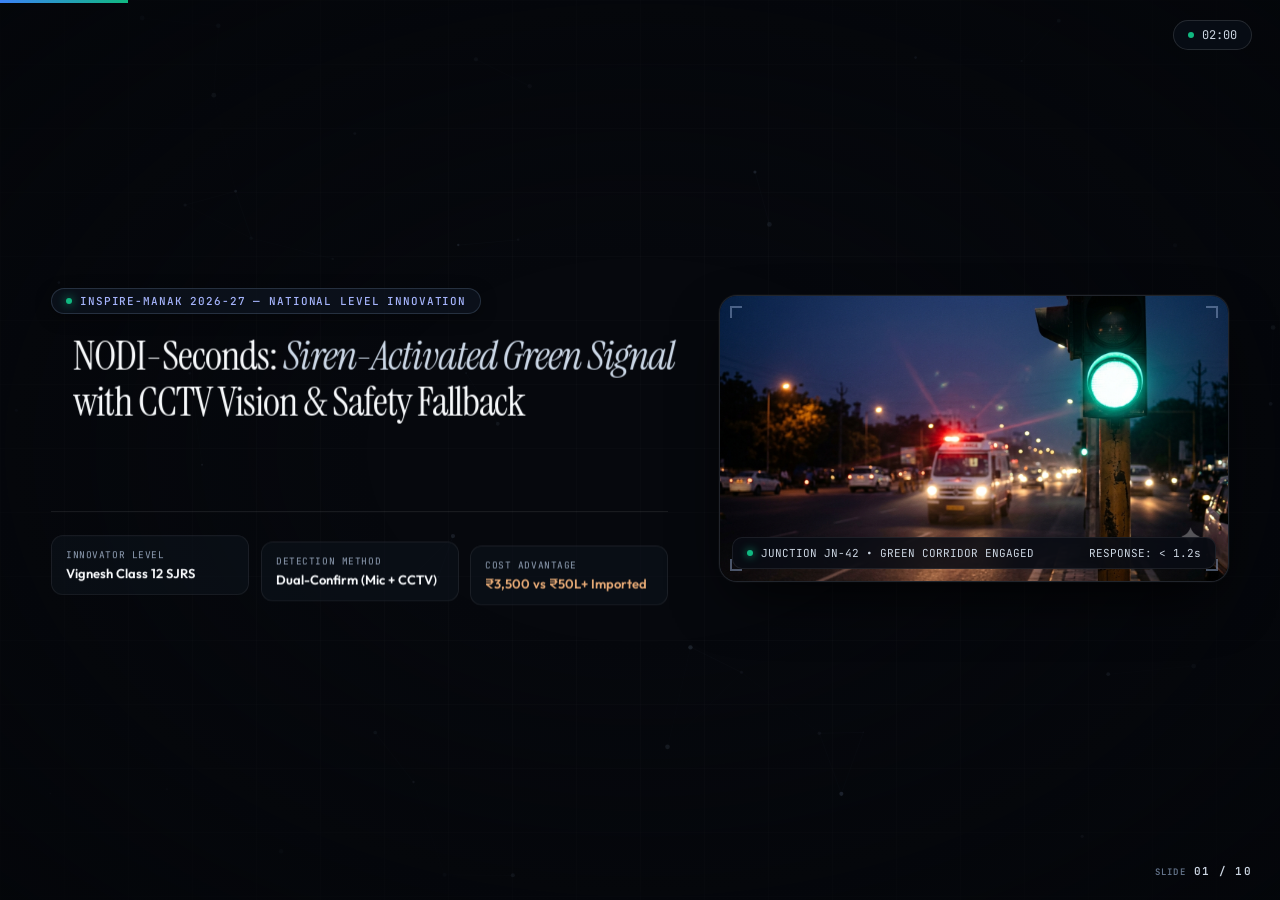
<file: Presentation/index.html>
<!DOCTYPE html>
<html lang="en">
<head>
  <meta charset="UTF-8">
  <meta name="viewport" content="width=device-width, initial-scale=1.0">
  <title>NODI-Seconds — Siren-Activated Green Signal | INSPIRE-MANAK</title>

  <!-- Google Fonts: Instrument Serif, Plus Jakarta Sans, JetBrains Mono -->
  <link rel="preconnect" href="https://fonts.googleapis.com">
  <link rel="preconnect" href="https://fonts.gstatic.com" crossorigin>
  <link href="https://fonts.googleapis.com/css2?family=Instrument+Serif:ital@0;1&family=JetBrains+Mono:wght@400;500;600&family=Plus+Jakarta+Sans:wght@300;400;500;600;700;800&display=swap" rel="stylesheet">

  <!-- Modular Stylesheets -->
  <link rel="stylesheet" href="css/design-tokens.css">
  <link rel="stylesheet" href="css/presentation.css">

  <!-- GSAP 3.12+ via CDN -->
  <script src="https://cdnjs.cloudflare.com/ajax/libs/gsap/3.12.5/gsap.min.js"></script>
</head>
<body>

  <!-- Ambient Neural Synapse Background Canvas -->
  <canvas id="neural-canvas"></canvas>

  <!-- Architectural Overlays -->
  <div class="grid-overlay"></div>
  <div class="vignette-overlay"></div>

  <!-- Progress Bar (Top) -->
  <div class="deck-progress-bar" id="progress"></div>

  <!-- 2-Minute Judge Pitch Timer (Top Right) -->
  <div class="pitch-timer" id="pitchTimer" title="Click to start / pause 2-minute pitch clock">
    <span class="status-dot" id="timerDot"></span>
    <span id="timerText">02:00</span>
  </div>

  <!-- ========================================================================
       SLIDES DECK
       ======================================================================== -->
  <div id="deck">

    <!-- SLIDE 1: Title Hero (Cinematic Parallax & Glass Stat Dock) -->
    <div class="slide active" data-slide="1">
      <div class="slide-content-wrap">
        <div class="hero-stage-grid">
          <div class="hero-text-zone">
            <div class="meta-badge">
              <span class="dot"></span>
              INSPIRE-MANAK 2026-27 &mdash; National Level Innovation
            </div>
            
            <h1 class="slide-title">
              NODI-Seconds: <em>Siren-Activated Green Signal</em><br>
              with CCTV Vision &amp; Safety Fallback
            </h1>
            
            <p class="slide-subtitle">
              A compact retrofit device that clears ambulances through traffic in seconds &mdash; not minutes. Dual-confirm detection, zero infrastructure change, under &#8377;3,500.
            </p>

            <div class="hero-stats-dock">
              <div class="hero-stat-card">
                <div class="stat-label">Innovator Level</div>
                <div class="stat-value">Vignesh Class 12 SJRS</div>
              </div>
              <div class="hero-stat-card">
                <div class="stat-label">Detection Method</div>
                <div class="stat-value">Dual-Confirm (Mic + CCTV)</div>
              </div>
              <div class="hero-stat-card">
                <div class="stat-label">Cost Advantage</div>
                <div class="stat-value gold">&#8377;3,500 vs &#8377;50L+ Imported</div>
              </div>
            </div>
          </div>

          <div class="hero-visual-zone">
            <div class="media-viewport-16-9">
              <div class="viewfinder-corner top-left"></div>
              <div class="viewfinder-corner top-right"></div>
              <div class="viewfinder-corner bottom-left"></div>
              <div class="viewfinder-corner bottom-right"></div>
              <img src="assets/slide-1-hero.png" alt="Ambulance approaching junction at dusk with green signal" />
              <div class="media-hud-chip">
                <div class="hud-left">
                  <span class="live-indicator"></span>
                  <span>JUNCTION JN-42 &bull; GREEN CORRIDOR ENGAGED</span>
                </div>
                <span>RESPONSE: &lt; 1.2s</span>
              </div>
            </div>
          </div>
        </div>
      </div>
    </div>

    <!-- SLIDE 2: The Critical Problem (Aerial Traffic Viewfinder) -->
    <div class="slide" data-slide="2">
      <div class="slide-content-wrap">
        <div class="meta-badge danger-badge">
          <span class="dot"></span>
          The Critical Problem
        </div>
        <h2 class="slide-title">
          Ambulances trapped in traffic <span class="hl-danger">waste the golden hour</span> at rigid, fixed-time signals.
        </h2>
        <p class="slide-subtitle">
          Every day, emergency vehicles lose 3&ndash;5 minutes at each junction &mdash; cumulative delays across hospital corridors turn survivable emergencies into fatal outcomes.
        </p>

        <div class="problem-stage-grid">
          <div class="problem-metrics-col">
            <div class="stat-callout-panel">
              <div class="num">80%</div>
              <div class="meta">
                <h4>Fixed-Time Signals Only</h4>
                <p>Indian junctions run on rigid, pre-timed cycles with zero emergency vehicle pre-emption capability.</p>
              </div>
            </div>

            <div class="stat-callout-panel">
              <div class="num">3&ndash;5 m</div>
              <div class="meta">
                <h4>Critical Delay Per Junction</h4>
                <p>Lost time compounds across arterial routes, destroying the vital golden hour for trauma and cardiac patients.</p>
              </div>
            </div>

            <div class="stat-callout-panel">
              <div class="num">240K+</div>
              <div class="meta">
                <h4>Annual Preventable Deaths</h4>
                <p>Over 2.4 lakh lives lost annually in India due to emergency transit delays on congested urban corridors.</p>
              </div>
            </div>
          </div>

          <div class="problem-visual-col">
            <div class="media-viewport-16-9">
              <div class="viewfinder-corner top-left"></div>
              <div class="viewfinder-corner top-right"></div>
              <div class="viewfinder-corner bottom-left"></div>
              <div class="viewfinder-corner bottom-right"></div>
              <img src="assets/slide-2-problem.png" alt="Aerial view of ambulance gridlocked in dense traffic" />
              <div class="media-hud-chip">
                <div class="hud-left">
                  <span class="live-indicator" style="background: #f43f5e; box-shadow: 0 0 8px #f43f5e;"></span>
                  <span>TARGET: AMBULANCE TRAPPED IN GRIDLOCK</span>
                </div>
                <span>30% PRIVATE AMBULANCES LACK GPS</span>
              </div>
            </div>
          </div>
        </div>
      </div>
    </div>

    <!-- SLIDE 3: Gap Analysis (Direct Visual Split: Dead GPS vs Clean Retrofit) -->
    <div class="slide" data-slide="3">
      <div class="slide-content-wrap">
        <div class="meta-badge">
          <span class="dot"></span>
          Gap Analysis &amp; Visual Evidence
        </div>
        <h2 class="slide-title">
          GPS systems need vehicle tracking. <span class="hl-gold">30% of ambulances have none.</span>
        </h2>
        <p class="slide-subtitle">
          Imported adaptive solutions require &#8377;50 Lakhs+ per junction. NODI-Seconds retrofits existing signal controllers in minutes.
        </p>

        <div class="split-stage-wrap">
          <div class="split-hero-frame">
            <div class="split-label-tag left-flawed">&#10005; LEGACY GPS DEPENDENCY (30% LACK GPS)</div>
            <div class="split-label-tag right-solution">&#10003; NODI-SECONDS RETROFIT (100% INCLUSIVE)</div>
            <img src="assets/slide-3-comparison.png" alt="Split photo: Left shows messy dashboard GPS with SIGNAL LOST, right shows clean NODI-Seconds box attached to traffic cabinet" />
          </div>

          <div class="comparison-dual-grid">
            <div class="comparison-card flawed">
              <div class="comp-header">
                <svg width="20" height="20" viewBox="0 0 24 24" fill="none" stroke="#f43f5e" stroke-width="2"><circle cx="12" cy="12" r="10"/><line x1="15" y1="9" x2="9" y2="15"/><line x1="9" y1="9" x2="15" y2="15"/></svg>
                <span class="comp-title">Legacy Systems (High Failure Rate)</span>
              </div>
              <ul class="comp-list">
                <li>
                  <svg width="15" height="15" viewBox="0 0 24 24" fill="none" stroke="#f43f5e" stroke-width="2"><circle cx="12" cy="12" r="10"/><line x1="8" y1="12" x2="16" y2="12"/></svg>
                  <span><strong>GPS-Based Priority:</strong> Fails completely for 30% of private ambulances lacking GPS hardware.</span>
                </li>
                <li>
                  <svg width="15" height="15" viewBox="0 0 24 24" fill="none" stroke="#f43f5e" stroke-width="2"><circle cx="12" cy="12" r="10"/><line x1="8" y1="12" x2="16" y2="12"/></svg>
                  <span><strong>Adaptive Signal Overhaul:</strong> Costs &#8377;50 Lakhs+ per junction &mdash; requires full controller replacement.</span>
                </li>
                <li>
                  <svg width="15" height="15" viewBox="0 0 24 24" fill="none" stroke="#f43f5e" stroke-width="2"><circle cx="12" cy="12" r="10"/><line x1="8" y1="12" x2="16" y2="12"/></svg>
                  <span><strong>Optical Sensors:</strong> Blindly trigger on police beacons, high beams, and festive LED lights.</span>
                </li>
              </ul>
            </div>

            <div class="comparison-card solution">
              <div class="comp-header">
                <svg width="20" height="20" viewBox="0 0 24 24" fill="none" stroke="#10b981" stroke-width="2"><circle cx="12" cy="12" r="10"/><polyline points="9 12 12 15 17 9"/></svg>
                <span class="comp-title">NODI-Seconds Approach (Direct Edge Intelligence)</span>
              </div>
              <ul class="comp-list">
                <li>
                  <svg width="15" height="15" viewBox="0 0 24 24" fill="none" stroke="#10b981" stroke-width="2"><polyline points="20 6 9 17 4 12"/></svg>
                  <span><strong>Zero Vehicle GPS Needed:</strong> Works for 100% of ambulances via roadside acoustic mic + CCTV camera.</span>
                </li>
                <li>
                  <svg width="15" height="15" viewBox="0 0 24 24" fill="none" stroke="#10b981" stroke-width="2"><polyline points="20 6 9 17 4 12"/></svg>
                  <span><strong>Direct Retrofit Design:</strong> Mounts inside existing signal cabinets in 30 minutes under &#8377;3,500.</span>
                </li>
                <li>
                  <svg width="15" height="15" viewBox="0 0 24 24" fill="none" stroke="#10b981" stroke-width="2"><polyline points="20 6 9 17 4 12"/></svg>
                  <span><strong>Dual-Confirm Logic:</strong> Siren harmonics AND visual confirmation must agree &mdash; zero false triggers.</span>
                </li>
              </ul>
            </div>
          </div>
        </div>
      </div>
    </div>

    <!-- SLIDE 4: Detection Architecture (Isometric Hardware Blueprint) -->
    <div class="slide" data-slide="4">
      <div class="slide-content-wrap">
        <div class="meta-badge">
          <span class="dot"></span>
          Hardware Architecture
        </div>
        <h2 class="slide-title">
          Dual-Confirm <span class="hl-green">Siren + Vision</span> Hardware Stack
        </h2>
        <p class="slide-subtitle">
          Two independent physical domains must agree before triggering &mdash; acoustic mic captures siren harmonics while CCTV confirms ambulance visually.
        </p>

        <div class="blueprint-stage-grid">
          <div class="blueprint-visual-col">
            <div class="media-viewport-16-9">
              <div class="viewfinder-corner top-left"></div>
              <div class="viewfinder-corner top-right"></div>
              <div class="viewfinder-corner bottom-left"></div>
              <div class="viewfinder-corner bottom-right"></div>
              <img src="assets/slide-4-hardware.png" alt="Isometric technical blueprint showing Acoustic Mic, Camera Lens, and 4-Channel Relay Board" />
              <div class="media-hud-chip">
                <div class="hud-left">
                  <span class="live-indicator"></span>
                  <span>ISOMETRIC COMPONENT BLUEPRINT</span>
                </div>
                <span>HARDWARE-INTERLOCKED GPIO</span>
              </div>
            </div>
          </div>

          <div class="hardware-spec-col">
            <div class="hw-spec-card">
              <div class="hw-spec-icon">
                <svg width="20" height="20" viewBox="0 0 24 24" fill="none" stroke="currentColor" stroke-width="2"><path d="M12 1a3 3 0 0 0-3 3v8a3 3 0 0 0 6 0V4a3 3 0 0 0-3-3z"/><path d="M19 10v2a7 7 0 0 1-14 0v-2"/><line x1="12" y1="19" x2="12" y2="23"/><line x1="8" y1="23" x2="16" y2="23"/></svg>
              </div>
              <div class="hw-spec-body">
                <div class="hw-tag">SENSOR 01 &bull; ACOUSTIC HARMONICS</div>
                <div class="hw-title">Directional Microphone (600&ndash;1200 Hz)</div>
                <p class="hw-desc">Hardware bandpass filter isolates ambulance wail/yelp frequencies, rejecting loud horns and engine roar.</p>
              </div>
            </div>

            <div class="hw-spec-card">
              <div class="hw-spec-icon">
                <svg width="20" height="20" viewBox="0 0 24 24" fill="none" stroke="currentColor" stroke-width="2"><path d="M23 19a2 2 0 0 1-2 2H3a2 2 0 0 1-2-2V8a2 2 0 0 1 2-2h4l2-3h6l2 3h4a2 2 0 0 1 2 2z"/><circle cx="12" cy="13" r="4"/></svg>
              </div>
              <div class="hw-spec-body">
                <div class="hw-tag">SENSOR 02 &bull; EDGE AI VISUAL CONFIRMATION</div>
                <div class="hw-title">Junction CCTV Vision Model</div>
                <p class="hw-desc">Identifies vehicle chassis silhouette, rooftop light-bar, and flashing beacon cadence via existing roadside CCTV.</p>
              </div>
            </div>

            <div class="hw-spec-card">
              <div class="hw-spec-icon">
                <svg width="20" height="20" viewBox="0 0 24 24" fill="none" stroke="currentColor" stroke-width="2"><polyline points="22 12 18 12 15 21 9 3 6 12 2 12"/></svg>
              </div>
              <div class="hw-spec-body">
                <div class="hw-tag">OUTPUT &bull; FAIL-SAFE ACTUATION</div>
                <div class="hw-title">4-Channel Interlocked Relay Board</div>
                <p class="hw-desc">Physically drives signal contacts with electrical interlocks. Opposing green signals are mechanically impossible.</p>
              </div>
            </div>
          </div>
        </div>
      </div>
    </div>

    <!-- SLIDE 5: Detection Decision Path -->
    <div class="slide" data-slide="5">
      <div class="slide-content-wrap">
        <div class="meta-badge">
          <span class="dot"></span>
          Detection Decision Path
        </div>
        <h2 class="slide-title">
          The junction clears only after <span class="hl-gold">two signals agree</span>
        </h2>
        <p class="slide-subtitle">
          A roadside microphone hears the siren. Existing CCTV verifies the ambulance. Only then does the relay reserve a safe green path.
        </p>

        <div class="detection-stage">
          <div class="detection-image-frame">
            <img src="assets/slide-5-detection.png" alt="Ambulance approaching a traffic light as the NODI-Seconds system establishes a green corridor" />
            <div class="detection-image-caption"><span></span>JUNCTION RESPONSE, ONE SAFE DECISION</div>
          </div>
          <div class="detection-sequence" aria-label="NODI-Seconds detection sequence">
            <div class="sequence-step"><span class="sequence-index">01</span><strong>Siren heard</strong><p>The microphone isolates ambulance harmonics.</p></div>
            <div class="sequence-step"><span class="sequence-index">02</span><strong>Vehicle verified</strong><p>CCTV confirms the ambulance in view.</p></div>
            <div class="sequence-step confirmation-step"><span class="sequence-index">03</span><strong>Both agree</strong><p>One sensor alone cannot change the signal.</p></div>
            <div class="sequence-step"><span class="sequence-index">04</span><strong>Path reserved</strong><p>Cross traffic receives a three-second yellow.</p></div>
            <div class="sequence-step"><span class="sequence-index">05</span><strong>Green corridor</strong><p>The normal cycle returns after the ambulance passes.</p></div>
          </div>
        </div>
      </div>
    </div>

    <!-- SLIDE 6: Safety Fallback System -->
    <div class="slide" data-slide="6">
      <div class="slide-content-wrap">
        <div class="meta-badge warm-badge">
          <span class="dot"></span>
          Safety &amp; Fail-Safe Architecture
        </div>
        <h2 class="slide-title">
          Built-In <span class="hl-gold">Safety Fallback</span> System
        </h2>
        <p class="slide-subtitle">
          Three independent physical and timing mechanisms ensure no junction can ever enter a hazardous or conflicting signal state.
        </p>

        <div class="safety-stage-grid">
          <div class="safety-card-stack">
            <div class="safety-vault-card">
              <div class="safety-badge-icon danger">
                <svg width="18" height="18" viewBox="0 0 24 24" fill="none" stroke="currentColor" stroke-width="2"><circle cx="12" cy="12" r="10"/><line x1="4.93" y1="4.93" x2="19.07" y2="19.07"/></svg>
              </div>
              <div class="safety-body">
                <div class="hw-tag" style="color: #fb7185;">FAIL-SAFE 01 &bull; HARDWARE INTERLOCK</div>
                <div class="hw-title">No Conflicting Greens (Relay Interlock)</div>
                <p class="hw-desc">4-channel relay board is electrically interlocked. Opposing green signals are mechanically impossible under all circumstances.</p>
              </div>
            </div>

            <div class="safety-vault-card amber-glow">
              <div class="safety-badge-icon warm">
                <svg width="18" height="18" viewBox="0 0 24 24" fill="none" stroke="currentColor" stroke-width="2"><circle cx="12" cy="12" r="10"/><polyline points="12 6 12 12 16 14"/></svg>
              </div>
              <div class="safety-body">
                <div class="hw-tag" style="color: #fbbf24;">FAIL-SAFE 02 &bull; GRADUAL TRANSITION</div>
                <div class="hw-title">3-Second Yellow Clearance Buffer</div>
                <p class="hw-desc">Guarantees safe deceleration for cross-traffic. Never abruptly cuts off moving vehicles, preventing panic braking and collisions.</p>
              </div>
            </div>

            <div class="safety-vault-card">
              <div class="safety-badge-icon success">
                <svg width="18" height="18" viewBox="0 0 24 24" fill="none" stroke="currentColor" stroke-width="2"><path d="M12 22s8-4 8-10V5l-8-3-8 3v7c0 6 8 10 8 10z"/></svg>
              </div>
              <div class="safety-body">
                <div class="hw-tag" style="color: #34d399;">FAIL-SAFE 03 &bull; INDEPENDENT WATCHDOG</div>
                <div class="hw-title">5-Second Hardware Watchdog Timer</div>
                <p class="hw-desc">Hardware watchdog monitors heartbeat. If device loses power, disconnects, or crashes, junction returns to normal in 5 seconds.</p>
              </div>
            </div>
          </div>

          <div class="safety-visual-col">
            <div class="media-viewport-16-9">
              <div class="viewfinder-corner top-left"></div>
              <div class="viewfinder-corner top-right"></div>
              <div class="viewfinder-corner bottom-left"></div>
              <div class="viewfinder-corner bottom-right"></div>
              <img src="assets/slide-6-safety.png" alt="Traffic signal with amber transition illuminated in rain at dusk" />
              <div class="media-hud-chip">
                <div class="hud-left">
                  <span class="live-indicator" style="background: #f59e0b; box-shadow: 0 0 8px #f59e0b;"></span>
                  <span>AMBER CLEARANCE TRANSITION (3.0s)</span>
                </div>
                <span>WATCHDOG: ARMED</span>
              </div>
            </div>
          </div>
        </div>
      </div>
    </div>

    <!-- SLIDE 7: Cost Advantage & Disruption -->
    <div class="slide" data-slide="7">
      <div class="slide-content-wrap">
        <div class="meta-badge">
          <span class="dot"></span>
          Economic Disruption
        </div>
        <h2 class="slide-title">
          <span class="hl-gold">99.3% Cost Reduction</span> vs Imported Systems
        </h2>
        <p class="slide-subtitle">
          Under &#8377;3,500 per junction &mdash; deployable on India's millions of existing fixed-time signals without civil works or controller replacement.
        </p>

        <div class="cost-stage-grid">
          <div class="cost-visual-col">
            <div class="media-viewport-16-9">
              <div class="viewfinder-corner top-left"></div>
              <div class="viewfinder-corner top-right"></div>
              <div class="viewfinder-corner bottom-left"></div>
              <div class="viewfinder-corner bottom-right"></div>
              <img src="assets/slide-7-cost.png" alt="Hand holding tiny glowing ₹3,500 circuit board against massive server warehouse" />
              <div class="media-hud-chip">
                <div class="hud-left">
                  <span class="live-indicator"></span>
                  <span>&#8377;3,500 ALL-IN-ONE RETROFIT MODULE</span>
                </div>
                <span>99.3% CAPEX SAVINGS</span>
              </div>
            </div>
          </div>

          <div class="cost-compare-col">
            <div class="cost-hero-panel solution-panel">
              <div class="cost-eyebrow">NODI-Seconds Breakthrough</div>
              <div class="cost-num-big">Under &#8377;3,500</div>
              <p class="panel-desc">
                Directional acoustic microphone + CCTV edge vision integration + 4-channel relay board + hardware watchdog. Attaches to existing signal cabinets in 30 minutes with zero civil works.
              </p>
            </div>

            <div class="cost-hero-panel legacy-panel">
              <div class="cost-eyebrow">Imported Adaptive Signal Solutions</div>
              <div class="cost-num-big">&#8377;50,00,000+</div>
              <p class="panel-desc">
                Complete intersection overhaul requiring foreign proprietary controllers, underground road-induction loops, imported optical beacons, and recurring annual maintenance license fees.
              </p>
            </div>
          </div>
        </div>
      </div>
    </div>

    <!-- SLIDE 8: Vision Intelligence Over Optical Sensors -->
    <div class="slide" data-slide="8">
      <div class="slide-content-wrap">
        <div class="meta-badge">
          <span class="dot"></span>
          Surveillance Edge Intelligence
        </div>
        <h2 class="slide-title">
          CCTV Vision <span class="hl-green">Over Optical Sensors</span>
        </h2>
        <p class="slide-subtitle">
          Why camera-based AI detection outperforms simple light-flash sensors &mdash; eliminating false alarms from police beacons and headlights.
        </p>

        <div class="vision-stage-wrap">
          <div class="vision-hero-frame">
            <div class="split-label-tag left-flawed">&#10005; OPTICAL SENSOR: BLINDED BY GLARE</div>
            <div class="split-label-tag right-solution">&#10003; CCTV AI: BOUNDING BOX &amp; CONFIDENCE 98.9%</div>
            <img src="assets/slide-8-vision.png" alt="Twin tactical monitors: Left blinded by optical glare, right detecting ambulance with AI bounding box" />
          </div>

          <div class="comparison-dual-grid">
            <div class="comparison-card flawed">
              <div class="comp-header">
                <svg width="20" height="20" viewBox="0 0 24 24" fill="none" stroke="#f43f5e" stroke-width="2"><circle cx="12" cy="12" r="10"/><line x1="15" y1="9" x2="9" y2="15"/><line x1="9" y1="9" x2="15" y2="15"/></svg>
                <span class="comp-title">Optical Sensors Only (High False Triggers)</span>
              </div>
              <ul class="comp-list">
                <li>
                  <svg width="15" height="15" viewBox="0 0 24 24" fill="none" stroke="#f43f5e" stroke-width="2"><circle cx="12" cy="12" r="10"/><line x1="8" y1="12" x2="16" y2="12"/></svg>
                  <span>Detects raw light flashes only &mdash; cannot identify the vehicle emitting the light.</span>
                </li>
                <li>
                  <svg width="15" height="15" viewBox="0 0 24 24" fill="none" stroke="#f43f5e" stroke-width="2"><circle cx="12" cy="12" r="10"/><line x1="8" y1="12" x2="16" y2="12"/></svg>
                  <span>Falsely triggers on police strobes, VIP motorcades, high beams, and wet asphalt reflections.</span>
                </li>
              </ul>
            </div>

            <div class="comparison-card solution">
              <div class="comp-header">
                <svg width="20" height="20" viewBox="0 0 24 24" fill="none" stroke="#10b981" stroke-width="2"><circle cx="12" cy="12" r="10"/><polyline points="9 12 12 15 17 9"/></svg>
                <span class="comp-title">NODI-Seconds CCTV Edge AI (Robust)</span>
              </div>
              <ul class="comp-list">
                <li>
                  <svg width="15" height="15" viewBox="0 0 24 24" fill="none" stroke="#10b981" stroke-width="2"><polyline points="20 6 9 17 4 12"/></svg>
                  <span>Identifies ambulance silhouette, emergency decals, and synchronized rooftop light-bar cadence.</span>
                </li>
                <li>
                  <svg width="15" height="15" viewBox="0 0 24 24" fill="none" stroke="#10b981" stroke-width="2"><polyline points="20 6 9 17 4 12"/></svg>
                  <span>Uses existing junction CCTV cameras already installed &mdash; requiring zero extra vehicle equipment.</span>
                </li>
              </ul>
            </div>
          </div>
        </div>
      </div>
    </div>

    <!-- SLIDE 9: End-to-End Detection Pipeline -->
    <div class="slide" data-slide="9">
      <div class="slide-content-wrap">
        <div class="meta-badge">
          <span class="dot"></span>
          Engineering Pipeline
        </div>
        <h2 class="slide-title">
          End-to-End <span class="hl-gold">Detection Pipeline</span>
        </h2>
        <p class="slide-subtitle">
          From siren sound to green light &mdash; the four synchronized phases of the NODI-Seconds detection-to-actuation lifecycle.
        </p>

        <div class="pipeline-stage-wrap">
          <div class="pipeline-hero-ribbon">
            <img src="assets/slide-9-pipeline.png" alt="Neon pipeline diagram: Ambulance to Sound Wave to Microchip to Green Traffic Light" />
          </div>

          <div class="pipeline-cards-4">
            <div class="pipeline-step-card">
              <div class="step-idx">PHASE 01</div>
              <div class="step-title">1. Approach</div>
              <p class="step-desc">Ambulance approaches within 200m zone. Siren blares acoustic signature while emergency roof beacons flash.</p>
            </div>

            <div class="pipeline-step-card">
              <div class="step-idx">PHASE 02</div>
              <div class="step-title">2. Dual-Sensing</div>
              <p class="step-desc">Roadside microphone isolates 600&ndash;1200 Hz siren harmonics while junction camera validates vehicle silhouette.</p>
            </div>

            <div class="pipeline-step-card">
              <div class="step-idx">PHASE 03</div>
              <div class="step-title">3. Logic Decision</div>
              <p class="step-desc">Microcontroller cross-validates acoustic frequency match with visual detection confidence (&gt;95%) before trigger.</p>
            </div>

            <div class="pipeline-step-card">
              <div class="step-idx">PHASE 04</div>
              <div class="step-title">4. Green Corridor</div>
              <p class="step-desc">Controller energizes 3s Yellow clearance on cross-lanes, then locks Green for seamless ambulance transit.</p>
            </div>
          </div>
        </div>
      </div>
    </div>

    <!-- SLIDE 10: Sunrise Vision & National Impact -->
    <div class="slide" data-slide="10">
      <div class="slide-content-wrap">
        <div class="vision-horizon-wrap">
          <img class="vision-bg-img" src="assets/slide-10-vision.png" alt="Ambulance driving into golden sunrise on clear highway under green signals" />
          <div class="vision-scrim"></div>
          
          <div class="vision-body-content">
            <div class="meta-badge warm-badge" style="margin-bottom: 14px;">
              <span class="dot"></span>
              INSPIRE-MANAK 2026-27 &bull; NATIONAL LEVEL INNOVATION
            </div>
            
            <h2 class="vision-conclusion-title">
              Every second counts.<br>
              <span class="hl-gold">NODI-Seconds saves them.</span>
            </h2>
            
            <p class="vision-conclusion-subtitle">
              Deployable on India's millions of existing fixed-time signals &mdash; preserving the golden hour for thousands of lives at a fraction of imported cost.
            </p>

            <div class="vision-pills-row">
              <div class="vision-pill">
                <span class="pill-dot"></span>
                <span>100% Ambulance Inclusivity (Zero GPS Needed)</span>
              </div>
              <div class="vision-pill">
                <span class="pill-dot"></span>
                <span>Under &#8377;3,500 Retrofit per Junction</span>
              </div>
              <div class="vision-pill">
                <span class="pill-dot"></span>
                <span>Fail-Safe Hardware Watchdog Protected</span>
              </div>
              <div class="vision-pill">
                <span class="pill-dot"></span>
                <span>Vignesh — Class 12 SJRS</span>
              </div>
            </div>
          </div>
        </div>
      </div>
    </div>

  </div>

  <div class="slide-counter-corner" aria-label="Current slide">
    <span>SLIDE</span>
    <strong id="slideCounter">01 / 10</strong>
  </div>

  <!-- Modular Scripts -->
  <script src="js/background-mesh.js"></script>
  <script src="js/animations.js"></script>
  <script src="js/deck.js"></script>

</body>
</html>
</file>
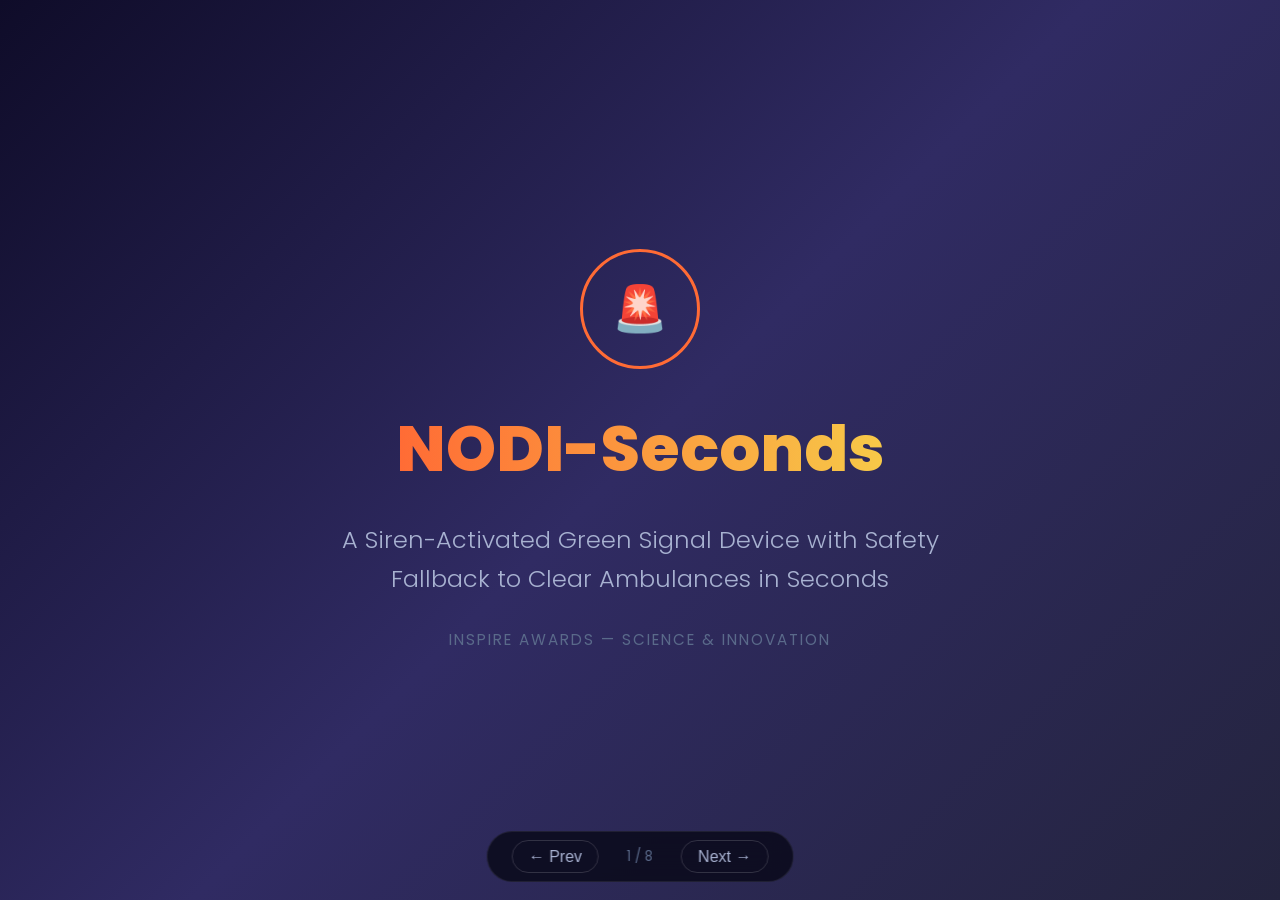
<file: NODI-Seconds_Presentation.html>
<!DOCTYPE html>
<html lang="en">
<head>
<meta charset="UTF-8">
<meta name="viewport" content="width=device-width, initial-scale=1.0">
<title>NODI-Seconds Presentation</title>
<style>
  @import url('https://fonts.googleapis.com/css2?family=Poppins:wght@300;400;600;700;800&display=swap');

  * { margin: 0; padding: 0; box-sizing: border-box; }

  body {
    font-family: 'Poppins', sans-serif;
    background: #0a0a1a;
    color: #fff;
    overflow: hidden;
    height: 100vh;
    width: 100vw;
  }

  .slide {
    position: absolute;
    top: 0; left: 0;
    width: 100vw;
    height: 100vh;
    display: flex;
    flex-direction: column;
    justify-content: center;
    padding: 6vh 8vw;
    opacity: 0;
    transform: translateX(60px);
    transition: all 0.6s cubic-bezier(0.23, 1, 0.32, 1);
    pointer-events: none;
  }

  .slide.active {
    opacity: 1;
    transform: translateX(0);
    pointer-events: all;
  }

  .slide.exit {
    opacity: 0;
    transform: translateX(-60px);
  }

  /* ---- Slide 1: Title ---- */
  .slide-title {
    background: linear-gradient(135deg, #0f0c29, #302b63, #24243e);
    align-items: center;
    text-align: center;
  }
  .slide-title h1 {
    font-size: clamp(2.4rem, 5vw, 4.5rem);
    font-weight: 800;
    background: linear-gradient(90deg, #ff6b35, #f7c948, #ff6b35);
    background-size: 200% auto;
    -webkit-background-clip: text;
    -webkit-text-fill-color: transparent;
    animation: shimmer 3s linear infinite;
    margin-bottom: 0.4em;
  }
  @keyframes shimmer {
    to { background-position: 200% center; }
  }
  .slide-title .tagline {
    font-size: clamp(1rem, 2vw, 1.5rem);
    font-weight: 300;
    color: #a8b2d1;
    max-width: 700px;
    line-height: 1.6;
  }
  .slide-title .subtitle {
    margin-top: 2em;
    font-size: 0.95rem;
    color: #5a6a8a;
    letter-spacing: 2px;
    text-transform: uppercase;
  }
  .pulse-ring {
    width: 120px; height: 120px;
    border: 3px solid #ff6b35;
    border-radius: 50%;
    margin-bottom: 2em;
    animation: pulse 2s ease-out infinite;
    display: flex; align-items: center; justify-content: center;
  }
  .pulse-ring span { font-size: 2.8rem; }
  @keyframes pulse {
    0% { box-shadow: 0 0 0 0 rgba(255,107,53,0.5); }
    70% { box-shadow: 0 0 0 30px rgba(255,107,53,0); }
    100% { box-shadow: 0 0 0 0 rgba(255,107,53,0); }
  }

  /* ---- Slide 2: Problem ---- */
  .slide-problem { background: linear-gradient(135deg, #1a0a0a, #2d1117, #1a0a0a); }
  .slide-problem h2 { color: #ff4d4d; }
  .stat-grid {
    display: grid;
    grid-template-columns: repeat(auto-fit, minmax(220px, 1fr));
    gap: 1.5em;
    margin-top: 2em;
  }
  .stat-card {
    background: rgba(255,77,77,0.08);
    border: 1px solid rgba(255,77,77,0.2);
    border-radius: 16px;
    padding: 1.8em 1.4em;
    text-align: center;
  }
  .stat-card .number {
    font-size: 2.6rem;
    font-weight: 800;
    color: #ff4d4d;
  }
  .stat-card .label {
    font-size: 0.95rem;
    color: #c9a0a0;
    margin-top: 0.4em;
  }

  /* ---- Common headings ---- */
  .slide h2 {
    font-size: clamp(1.6rem, 3.2vw, 2.6rem);
    font-weight: 700;
    margin-bottom: 0.3em;
  }
  .slide h2 span { color: #f7c948; }
  .slide .lead {
    font-size: clamp(0.95rem, 1.6vw, 1.15rem);
    color: #a8b2d1;
    max-width: 800px;
    line-height: 1.7;
    margin-bottom: 1.5em;
  }

  /* ---- Slide 3: Solution ---- */
  .slide-solution { background: linear-gradient(135deg, #0a1a0a, #112211, #0a1a0a); }
  .solution-cols {
    display: grid;
    grid-template-columns: 1fr 1fr;
    gap: 2em;
    margin-top: 1em;
  }
  .solution-box {
    background: rgba(247,201,72,0.06);
    border: 1px solid rgba(247,201,72,0.15);
    border-radius: 16px;
    padding: 1.6em;
  }
  .solution-box h3 {
    font-size: 1.1rem;
    color: #f7c948;
    margin-bottom: 0.5em;
  }
  .solution-box p {
    font-size: 0.95rem;
    color: #b0c4a8;
    line-height: 1.65;
  }
  .sensor-badge {
    display: inline-block;
    padding: 0.3em 0.9em;
    border-radius: 20px;
    font-size: 0.85rem;
    font-weight: 600;
    margin: 0.3em 0.3em 0.3em 0;
  }
  .badge-mic { background: #1a3a5c; color: #5ba3e6; border: 1px solid #2a5a8c; }
  .badge-cam { background: #2a1a3a; color: #c084fc; border: 1px solid #4a2a6a; }
  .badge-relay { background: #1a3a2a; color: #5be6a8; border: 1px solid #2a5a4a; }

  /* ---- Slide 4: How It Works ---- */
  .slide-how { background: linear-gradient(135deg, #0a0a1a, #111133, #0a0a1a); }
  .flow-steps {
    display: flex;
    align-items: flex-start;
    gap: 0;
    margin-top: 2em;
    flex-wrap: wrap;
    justify-content: center;
  }
  .flow-step {
    text-align: center;
    flex: 0 0 auto;
    width: 160px;
  }
  .flow-icon {
    width: 70px; height: 70px;
    border-radius: 50%;
    display: flex; align-items: center; justify-content: center;
    font-size: 1.8rem;
    margin: 0 auto 0.6em;
    border: 2px solid rgba(91,163,230,0.3);
    background: rgba(91,163,230,0.08);
  }
  .flow-step p {
    font-size: 0.82rem;
    color: #a8b2d1;
    line-height: 1.5;
  }
  .flow-step strong { color: #f7c948; display: block; font-size: 0.9rem; margin-bottom: 0.3em; }
  .flow-arrow {
    display: flex; align-items: center; justify-content: center;
    width: 50px; flex-shrink: 0;
    font-size: 1.4rem; color: #5a6a8a;
    padding-top: 0.8em;
  }

  /* ---- Slide 5: Safety ---- */
  .slide-safety { background: linear-gradient(135deg, #1a1a0a, #2d2d11, #1a1a0a); }
  .safety-grid {
    display: grid;
    grid-template-columns: repeat(auto-fit, minmax(260px, 1fr));
    gap: 1.4em;
    margin-top: 1.8em;
  }
  .safety-card {
    background: rgba(91,230,168,0.06);
    border: 1px solid rgba(91,230,168,0.15);
    border-radius: 14px;
    padding: 1.4em 1.2em;
    display: flex;
    align-items: flex-start;
    gap: 1em;
  }
  .safety-card .icon {
    font-size: 1.6rem;
    flex-shrink: 0;
    margin-top: 0.1em;
  }
  .safety-card h4 { color: #5be6a8; font-size: 0.95rem; margin-bottom: 0.3em; }
  .safety-card p { font-size: 0.88rem; color: #a8b8a0; line-height: 1.55; }

  /* ---- Slide 6: Cost ---- */
  .slide-cost { background: linear-gradient(135deg, #0a0a1a, #0a1a2d, #0a0a1a); }
  .cost-compare {
    display: flex;
    gap: 2em;
    margin-top: 2em;
    justify-content: center;
    flex-wrap: wrap;
  }
  .cost-card {
    border-radius: 18px;
    padding: 2em 2.4em;
    text-align: center;
    min-width: 280px;
    max-width: 340px;
  }
  .cost-card.ours {
    background: linear-gradient(135deg, rgba(91,230,168,0.1), rgba(247,201,72,0.08));
    border: 2px solid #5be6a8;
  }
  .cost-card.theirs {
    background: rgba(255,77,77,0.08);
    border: 1px solid rgba(255,77,77,0.25);
  }
  .cost-card .label { font-size: 0.85rem; text-transform: uppercase; letter-spacing: 2px; margin-bottom: 0.5em; }
  .cost-card.ours .label { color: #5be6a8; }
  .cost-card.theirs .label { color: #ff6b6b; }
  .cost-card .price {
    font-size: 2.4rem;
    font-weight: 800;
  }
  .cost-card.ours .price { color: #f7c948; }
  .cost-card.theirs .price { color: #ff4d4d; }
  .cost-card .note { font-size: 0.88rem; color: #8892a8; margin-top: 0.5em; }
  .savings-badge {
    display: inline-block;
    background: linear-gradient(135deg, #f7c948, #ff6b35);
    color: #0a0a1a;
    font-weight: 700;
    font-size: 1rem;
    padding: 0.5em 1.6em;
    border-radius: 30px;
    margin-top: 2em;
  }

  /* ---- Slide 7: Vision Detection ---- */
  .slide-vision { background: linear-gradient(135deg, #0a0a1a, #1a0a2a, #0a0a1a); }

  /* ---- Slide 8: Impact ---- */
  .slide-impact { background: linear-gradient(135deg, #0f0c29, #302b63, #24243e); align-items: center; text-align: center; }
  .slide-impact h2 span { color: #ff6b35; }
  .impact-quote {
    font-size: clamp(1.1rem, 2vw, 1.5rem);
    color: #a8b2d1;
    max-width: 750px;
    line-height: 1.7;
    margin: 1.5em auto;
    font-style: italic;
    border-left: 3px solid #f7c948;
    padding-left: 1.2em;
    text-align: left;
  }
  .slide-impact .closing {
    margin-top: 2em;
    font-size: 1.1rem;
    color: #f7c948;
    font-weight: 600;
  }
  .slide-impact .thanks {
    margin-top: 0.8em;
    font-size: 0.9rem;
    color: #5a6a8a;
  }

  /* ---- Navigation ---- */
  .nav-bar {
    position: fixed;
    bottom: 2vh;
    left: 50%;
    transform: translateX(-50%);
    display: flex;
    align-items: center;
    gap: 1em;
    background: rgba(10,10,26,0.85);
    backdrop-filter: blur(12px);
    border: 1px solid rgba(255,255,255,0.08);
    border-radius: 40px;
    padding: 0.5em 1.5em;
    z-index: 100;
  }
  .nav-bar button {
    background: none;
    border: 1px solid rgba(255,255,255,0.15);
    color: #a8b2d1;
    font-size: 1rem;
    padding: 0.4em 1em;
    border-radius: 20px;
    cursor: pointer;
    transition: all 0.2s;
  }
  .nav-bar button:hover { background: rgba(255,255,255,0.08); color: #fff; }
  .nav-bar .counter { font-size: 0.85rem; color: #5a6a8a; min-width: 50px; text-align: center; }

  /* ---- Progress bar ---- */
  .progress {
    position: fixed;
    top: 0; left: 0;
    height: 3px;
    background: linear-gradient(90deg, #ff6b35, #f7c948);
    transition: width 0.4s ease;
    z-index: 100;
  }

  /* ---- Responsive ---- */
  @media (max-width: 768px) {
    .slide { padding: 5vh 6vw; }
    .solution-cols { grid-template-columns: 1fr; }
    .cost-compare { flex-direction: column; align-items: center; }
    .flow-steps { flex-direction: column; align-items: center; }
    .flow-arrow { transform: rotate(90deg); width: auto; padding: 0; }
  }
</style>
</head>
<body>

<div class="progress" id="progress"></div>

<!-- SLIDE 1: TITLE -->
<div class="slide slide-title active" data-index="0">
  <div class="pulse-ring"><span>🚨</span></div>
  <h1>NODI-Seconds</h1>
  <p class="tagline">A Siren-Activated Green Signal Device with Safety Fallback to Clear Ambulances in Seconds</p>
  <p class="subtitle">INSPIRE Awards — Science & Innovation</p>
</div>

<!-- SLIDE 2: THE PROBLEM -->
<div class="slide slide-problem" data-index="1">
  <h2>The <span>Problem</span></h2>
  <p class="lead">Every day, ambulances waste the "golden hour" — the critical first 60 minutes — stuck in traffic at rigid, fixed-time signals.</p>
  <div class="stat-grid">
    <div class="stat-card">
      <div class="number">80%</div>
      <div class="label">Indian signals run on<br>fixed-time timers only</div>
    </div>
    <div class="stat-card">
      <div class="number">3–5 min</div>
      <div class="label">Critical time wasted<br>per ambulance at junctions</div>
    </div>
    <div class="stat-card">
      <div class="number">30%</div>
      <div class="label">Private ambulances have<br>no GPS tracking at all</div>
    </div>
    <div class="stat-card">
      <div class="number">1000s</div>
      <div class="label">Lives lost each year<br>due to traffic delays</div>
    </div>
  </div>
</div>

<!-- SLIDE 3: THE SOLUTION -->
<div class="slide slide-solution" data-index="2">
  <h2>The <span>Solution</span></h2>
  <p class="lead">NODI-Seconds is a compact, tabletop retrofit device that attaches to existing traffic controllers — no GPS needed, no expensive infrastructure.</p>
  <div>
    <span class="sensor-badge badge-mic">🎤 Acoustic Mic — 600-1200 Hz</span>
    <span class="sensor-badge badge-cam">📹 CCTV Camera — Vision Detection</span>
    <span class="sensor-badge badge-relay">⚡ 4-Channel Relay Board</span>
  </div>
  <div class="solution-cols">
    <div class="solution-box">
      <h3>Dual-Confirm Detection</h3>
      <p>Only triggers green when <strong>both</strong> the siren harmonics AND the CCTV vision confirmation agree — eliminating false positives from honking and noise.</p>
    </div>
    <div class="solution-box">
      <h3>Zero Infrastructure Change</h3>
      <p>Retrofits onto any existing fixed-time signal controller. Works for ALL ambulances — government and private — no GPS required.</p>
    </div>
  </div>
</div>

<!-- SLIDE 4: HOW IT WORKS -->
<div class="slide slide-how" data-index="3">
  <h2>How It <span>Works</span></h2>
  <div class="flow-steps">
    <div class="flow-step">
      <div class="flow-icon">🚑</div>
      <strong>Ambulance Approaches</strong>
      <p>Siren blares + beacon flashes as it nears the junction</p>
    </div>
    <div class="flow-arrow">→</div>
    <div class="flow-step">
      <div class="flow-icon">🎤</div>
      <strong>Siren Detected</strong>
      <p>Mic picks up 600-1200 Hz siren harmonics</p>
    </div>
    <div class="flow-arrow">→</div>
    <div class="flow-step">
      <div class="flow-icon">📹</div>
      <strong>Beacon Detected</strong>
      <p>CCTV camera identifies ambulance shape & flashing lights</p>
    </div>
    <div class="flow-arrow">→</div>
    <div class="flow-step">
      <div class="flow-icon">🧠</div>
      <strong>Dual-Confirm Logic</strong>
      <p>Both sensors agree — confidence confirmed</p>
    </div>
    <div class="flow-arrow">→</div>
    <div class="flow-step">
      <div class="flow-icon">🟢</div>
      <strong>Green Signal</strong>
      <p>Cross-traffic goes Yellow (3s) → Green clears ambulance</p>
    </div>
    <div class="flow-arrow">→</div>
    <div class="flow-step">
      <div class="flow-icon">🔄</div>
      <strong>Normal Cycle Resumes</strong>
      <p>After passage, junction returns to normal operation</p>
    </div>
  </div>
</div>

<!-- SLIDE 5: SAFETY -->
<div class="slide slide-safety" data-index="4">
  <h2>Safety <span>First</span></h2>
  <p class="lead">Built-in safety ensures no junction can ever be left in a dangerous state.</p>
  <div class="safety-grid">
    <div class="safety-card">
      <div class="icon">🚫</div>
      <div>
        <h4>No Conflicting Greens</h4>
        <p>4-channel relay board physically prevents opposing lanes from ever showing green simultaneously.</p>
      </div>
    </div>
    <div class="safety-card">
      <div class="icon">⏱️</div>
      <div>
        <h4>3-Second Yellow Transition</h4>
        <p>Safe, gradual transition — never abruptly cuts off traffic. Gives drivers time to stop.</p>
      </div>
    </div>
    <div class="safety-card">
      <div class="icon">🔧</div>
      <div>
        <h4>5-Second Hardware Watchdog</h4>
        <p>If the device fails or loses power, the watchdog timer automatically restores normal traffic cycle within 5 seconds.</p>
      </div>
    </div>
    <div class="safety-card">
      <div class="icon">⚡</div>
      <div>
        <h4>Power-Loss Recovery</h4>
        <p>On power failure, relays default to pass-through mode — the junction behaves exactly as if the device wasn't there.</p>
      </div>
    </div>
  </div>
</div>

<!-- SLIDE 6: COST -->
<div class="slide slide-cost" data-index="5">
  <h2>Cost <span>Comparison</span></h2>
  <div class="cost-compare">
    <div class="cost-card ours">
      <div class="label">NODI-Seconds</div>
      <div class="price">Under ₹3,500</div>
      <div class="note">Retrofit device for existing signals<br>Mic + Camera + Relay + Watchdog</div>
    </div>
    <div class="cost-card theirs">
      <div class="label">Imported Solutions</div>
      <div class="price">₹50,00,000+</div>
      <div class="note">Full adaptive signal replacement<br>New controllers, sensors, infrastructure</div>
    </div>
  </div>
  <div class="savings-badge">99.3% Cost Reduction</div>
</div>

<!-- SLIDE 7: VISION DETECTION -->
<div class="slide slide-vision" data-index="6">
  <h2>CCTV <span>Vision Detection</span></h2>
  <p class="lead">NODI-Seconds uses the existing CCTV camera at each junction to visually confirm the ambulance — no extra sensors on the vehicle needed.</p>
  <div class="solution-cols">
    <div class="solution-box">
      <h3>What the Camera Sees</h3>
      <p>A small vision program analyzes the CCTV feed in real-time. It identifies the ambulance's <strong>distinctive shape</strong> — its rectangular body, light bar on top, and <strong>flashing emergency lights</strong> — separating it from regular traffic, two-wheelers, and buses.</p>
    </div>
    <div class="solution-box">
      <h3>Why CCTV Over Optical Sensors</h3>
      <p>Optical sensors only detect light flashes — they cannot distinguish an ambulance strobe from a police beacon or decorative LED. CCTV vision confirms the <strong>vehicle type AND the lights together</strong>, making detection far more reliable and eliminating false triggers.</p>
    </div>
  </div>
</div>

<!-- SLIDE 8: IMPACT -->
<div class="slide slide-impact" data-index="7">
  <h2>Every Second <span>Counts</span></h2>
  <div class="impact-quote">
    "In India, over 80% of traffic junctions have rigid timers where ambulances waste crucial 3-5 minutes, and 30% of private ambulances lack GPS. My device costs under ₹3,500 compared to ₹50-lakh imported solutions, yet it can be deployed on any of India's millions of fixed-time signals, preserving the golden hour for thousands."
  </div>
  <p class="closing">NODI-Seconds — Because every life that suffers in traffic is countable in seconds, and savable in seconds too.</p>
  <p class="thanks">Thank you for listening.</p>
</div>

<!-- NAVIGATION -->
<div class="nav-bar">
  <button onclick="prev()">← Prev</button>
  <span class="counter" id="counter">1 / 8</span>
  <button onclick="next()">Next →</button>
</div>

<script>
  let current = 0;
  const slides = document.querySelectorAll('.slide');
  const total = slides.length;
  const progress = document.getElementById('progress');
  const counter = document.getElementById('counter');

  function updateSlide() {
    slides.forEach((s, i) => {
      s.classList.remove('active', 'exit');
      if (i === current) s.classList.add('active');
      else if (i < current) s.classList.add('exit');
    });
    progress.style.width = ((current + 1) / total * 100) + '%';
    counter.textContent = (current + 1) + ' / ' + total;
  }

  function next() { if (current < total - 1) { current++; updateSlide(); } }
  function prev() { if (current > 0) { current--; updateSlide(); } }

  document.addEventListener('keydown', e => {
    if (e.key === 'ArrowRight' || e.key === ' ') { e.preventDefault(); next(); }
    if (e.key === 'ArrowLeft') { e.preventDefault(); prev(); }
    if (e.key === 'Home') { current = 0; updateSlide(); }
    if (e.key === 'End') { current = total - 1; updateSlide(); }
  });

  // Touch support
  let touchX = 0;
  document.addEventListener('touchstart', e => touchX = e.touches[0].clientX);
  document.addEventListener('touchend', e => {
    const dx = e.changedTouches[0].clientX - touchX;
    if (dx < -50) next();
    if (dx > 50) prev();
  });
</script>
</body>
</html>
</file>
<file: Presentation/css/design-tokens.css>
@import url('https://fonts.googleapis.com/css2?family=Outfit:wght@400;500;600;700&display=swap');

/* ==========================================================================
   COGNIRA PRESENTATION SYSTEM — DESIGN TOKENS v2
   Sophisticated architectural palette. Warm stone neutrals, single refined
   accent, premium depth hierarchy. Anti-generic, metric-driven.
   ========================================================================== */

:root {
  /* Color Palette — Warm Stone & Ink, avoiding generic purples */
  --bg-space: #06080d;
  --bg-primary: #0a0e16;
  --bg-secondary: #111820;
  --bg-surface: #161e2a;
  --bg-surface-elevated: #1c2535;
  --bg-glass: rgba(18, 26, 38, 0.72);
  --bg-glass-heavy: rgba(12, 18, 28, 0.88);
  
  /* Hairline Borders & Structural Rules */
  --border-subtle: rgba(255, 255, 255, 0.06);
  --border-medium: rgba(255, 255, 255, 0.11);
  --border-strong: rgba(255, 255, 255, 0.18);
  --border-glow-primary: rgba(139, 162, 199, 0.28);
  --border-glow-accent: rgba(217, 149, 94, 0.32);

  /* Typography Colors — Warm slate, not cold gray */
  --text-primary: #f1f5f9;
  --text-secondary: #8b9ab8;
  --text-muted: #5a6b84;
  --text-faint: #3d4d64;
  --text-inverse: #06080d;

  /* Intentional Signal Accents (used sparingly) — Single warm anchor */
  --accent-primary: #8ba2c7;
  --accent-primary-light: #b0c4de;
  --accent-primary-glow: rgba(139, 162, 199, 0.12);
  
  --accent-warm: #d9955e;
  --accent-warm-light: #e8b88a;
  --accent-warm-glow: rgba(217, 149, 94, 0.12);

  --accent-success: #6db88a;
  --accent-success-light: #8fd4a8;
  --accent-success-glow: rgba(109, 184, 138, 0.12);

  --accent-danger: #c76b6b;
  --accent-danger-light: #e08a8a;

  /* Typography Families — Refined pairing */
  --font-serif: 'Instrument Serif', Georgia, serif;
  --font-sans: 'Outfit', 'Plus Jakarta Sans', -apple-system, BlinkMacSystemFont, 'Segoe UI', sans-serif;
  --font-mono: 'JetBrains Mono', 'Fira Code', monospace;

  /* Curves & Physics Easing */
  --ease-spring: cubic-bezier(0.16, 1, 0.3, 1);
  --ease-smooth: cubic-bezier(0.4, 0, 0.2, 1);
  --ease-elastic: cubic-bezier(0.34, 1.56, 0.64, 1);

  /* Elevation Shadows — Layered depth, not flat */
  --shadow-sm: 0 1px 4px rgba(0, 0, 0, 0.25), 0 2px 8px rgba(0, 0, 0, 0.15);
  --shadow-md: 0 4px 16px -4px rgba(0, 0, 0, 0.4), 0 8px 32px -8px rgba(0, 0, 0, 0.25);
  --shadow-lg: 0 8px 32px -8px rgba(0, 0, 0, 0.5), 0 16px 48px -16px rgba(0, 0, 0, 0.35);
  --shadow-glow: 0 0 32px -8px var(--accent-primary-glow);
  --focus-ring: #8ba2c7;
}

/* Reset & Box Sizing */
*, *::before, *::after {
  margin: 0;
  padding: 0;
  box-sizing: border-box;
}

html, body {
  width: 100%;
  height: 100%;
  overflow: hidden;
  background-color: var(--bg-space);
  color: var(--text-primary);
  font-family: var(--font-sans);
  -webkit-font-smoothing: antialiased;
  -moz-osx-font-smoothing: grayscale;
  user-select: none;
}
</file>
<file: Presentation/css/presentation.css>
/* ==========================================================================
   COGNIRA PRESENTATION SYSTEM — BESPOKE AWWWARDS STYLESHEET
   Refined architectural depth, editorial typography, and 16:9 cinematic framing.
   ========================================================================== */

/* Background Neural Mesh Canvas */
#neural-canvas {
  position: fixed;
  inset: 0;
  width: 100vw;
  height: 100vh;
  pointer-events: none;
  z-index: 1;
  opacity: 0.4;
}

/* Subtle Architectural Grid Overlay */
.grid-overlay {
  position: fixed;
  inset: 0;
  background-image: 
    linear-gradient(to right, rgba(255, 255, 255, 0.015) 1px, transparent 1px),
    linear-gradient(to bottom, rgba(255, 255, 255, 0.015) 1px, transparent 1px);
  background-size: 64px 64px;
  pointer-events: none;
  z-index: 2;
}

/* Vignette Shadow */
.vignette-overlay {
  position: fixed;
  inset: 0;
  background: radial-gradient(ellipse at center, transparent 30%, rgba(4, 6, 10, 0.88) 100%);
  pointer-events: none;
  z-index: 2;
}

/* ==========================================================================
   DECK & SLIDE SYSTEM
   ========================================================================== */
#deck {
  position: relative;
  width: 100vw;
  height: 100vh;
  z-index: 10;
  perspective: 1200px;
  overflow: hidden;
}

.slide {
  position: absolute;
  inset: 0;
  width: 100vw;
  height: 100vh;
  padding: clamp(20px, 3.5vh, 44px) clamp(24px, 4vw, 72px) clamp(48px, 6vh, 64px);
  display: flex;
  flex-direction: column;
  justify-content: center;
  align-items: center;
  opacity: 0;
  visibility: hidden;
  transform: scale(0.985) translateZ(-30px);
  transform-origin: center center;
  will-change: transform, opacity;
  box-sizing: border-box;
}

.slide.active {
  opacity: 1;
  visibility: visible;
  transform: scale(1) translateZ(0);
}

.slide-content-wrap {
  width: 100%;
  max-width: 1400px;
  height: 100%;
  max-height: 840px;
  display: flex;
  flex-direction: column;
  justify-content: center;
  position: relative;
  z-index: 5;
}

/* ==========================================================================
   EDITORIAL TYPOGRAPHY & HEADER SYSTEM
   ========================================================================== */
.meta-badge {
  display: inline-flex;
  align-items: center;
  gap: 8px;
  padding: 5px 14px;
  background: rgba(14, 22, 34, 0.65);
  border: 1px solid rgba(139, 162, 199, 0.22);
  border-radius: 9999px;
  font-family: var(--font-mono);
  font-size: 11px;
  font-weight: 500;
  letter-spacing: 0.08em;
  text-transform: uppercase;
  color: #a5b4fc;
  margin-bottom: clamp(8px, 1.4vh, 16px);
  width: fit-content;
  backdrop-filter: blur(12px);
  -webkit-backdrop-filter: blur(12px);
  box-shadow: 0 4px 16px rgba(0, 0, 0, 0.35);
}

.meta-badge .dot {
  width: 6px;
  height: 6px;
  border-radius: 50%;
  background: #10b981;
  box-shadow: 0 0 10px #10b981;
  animation: pulseDot 2s infinite ease-in-out;
}

.meta-badge.danger-badge .dot {
  background: #f43f5e;
  box-shadow: 0 0 10px #f43f5e;
}

.meta-badge.warm-badge .dot {
  background: #f59e0b;
  box-shadow: 0 0 10px #f59e0b;
}

@keyframes pulseDot {
  0%, 100% { opacity: 0.5; transform: scale(0.9); }
  50% { opacity: 1; transform: scale(1.25); }
}

.slide-title {
  font-family: var(--font-serif);
  font-size: clamp(28px, 3.2vw, 48px);
  font-weight: 400;
  line-height: 1.12;
  letter-spacing: -0.025em;
  color: #f8fafc;
  margin-bottom: clamp(6px, 1vh, 12px);
  max-width: 1100px;
}

.slide-title em {
  font-style: italic;
  font-family: var(--font-serif);
  color: #cdd9e8;
}

.slide-title .hl-gold {
  color: #e5a975;
  font-style: italic;
}

.slide-title .hl-green {
  color: #8fd4a8;
  font-style: italic;
}

.slide-title .hl-danger {
  color: #f87171;
  font-style: italic;
}

.slide-subtitle {
  font-size: clamp(13px, 1.05vw, 15.5px);
  font-weight: 400;
  line-height: 1.55;
  color: #94a3b8;
  max-width: 820px;
  margin-bottom: clamp(14px, 2.2vh, 26px);
}

/* ==========================================================================
   BESPOKE 16:9 MEDIA VIEWPORT FRAMES
   ========================================================================== */
.media-viewport-16-9 {
  position: relative;
  aspect-ratio: 16 / 9;
  width: 100%;
  border-radius: 18px;
  overflow: hidden;
  border: 1px solid rgba(255, 255, 255, 0.1);
  background: #080c14;
  box-shadow: 0 24px 60px -16px rgba(0, 0, 0, 0.9), 0 0 0 1px rgba(255, 255, 255, 0.03);
  transition: border-color 0.3s ease, transform 0.3s ease;
}

.media-viewport-16-9:hover {
  border-color: rgba(255, 255, 255, 0.22);
}

.media-viewport-16-9 img {
  width: 100%;
  height: 100%;
  object-fit: cover;
  display: block;
}

.media-hud-chip {
  position: absolute;
  bottom: 12px;
  left: 12px;
  right: 12px;
  padding: 8px 14px;
  border-radius: 10px;
  background: rgba(8, 12, 20, 0.88);
  backdrop-filter: blur(14px);
  -webkit-backdrop-filter: blur(14px);
  border: 1px solid rgba(255, 255, 255, 0.08);
  font-family: var(--font-mono);
  font-size: 11px;
  color: #cbd5e1;
  display: flex;
  align-items: center;
  justify-content: space-between;
  gap: 8px;
}

.media-hud-chip .hud-left {
  display: flex;
  align-items: center;
  gap: 8px;
}

.media-hud-chip .live-indicator {
  width: 6px;
  height: 6px;
  border-radius: 50%;
  background: #10b981;
  box-shadow: 0 0 8px #10b981;
}

/* Corner Viewfinder Accents */
.viewfinder-corner {
  position: absolute;
  width: 12px;
  height: 12px;
  border: 2px solid rgba(139, 162, 199, 0.5);
  pointer-events: none;
}
.viewfinder-corner.top-left { top: 10px; left: 10px; border-right: 0; border-bottom: 0; }
.viewfinder-corner.top-right { top: 10px; right: 10px; border-left: 0; border-bottom: 0; }
.viewfinder-corner.bottom-left { bottom: 10px; left: 10px; border-right: 0; border-top: 0; }
.viewfinder-corner.bottom-right { bottom: 10px; right: 10px; border-left: 0; border-top: 0; }

/* ==========================================================================
   PANELS & GLASS CARDS
   ========================================================================== */
.panel {
  background: rgba(14, 20, 30, 0.68);
  backdrop-filter: blur(20px);
  -webkit-backdrop-filter: blur(20px);
  border: 1px solid rgba(255, 255, 255, 0.08);
  border-radius: 16px;
  padding: clamp(16px, 2vh, 26px) clamp(18px, 2vw, 28px);
  position: relative;
  overflow: hidden;
  transition: border-color 0.3s ease, box-shadow 0.3s ease, transform 0.3s var(--ease-spring);
  box-shadow: 0 16px 40px -12px rgba(0, 0, 0, 0.7);
}

.panel:hover {
  border-color: rgba(255, 255, 255, 0.18);
  box-shadow: 0 20px 48px -10px rgba(0, 0, 0, 0.8), 0 0 24px rgba(139, 162, 199, 0.08);
}

.panel-header {
  display: flex;
  align-items: center;
  justify-content: space-between;
  margin-bottom: 12px;
}

.panel-icon {
  width: 38px;
  height: 38px;
  border-radius: 10px;
  background: rgba(255, 255, 255, 0.035);
  border: 1px solid rgba(255, 255, 255, 0.08);
  display: flex;
  align-items: center;
  justify-content: center;
  color: #f1f5f9;
}

.panel-tag {
  font-family: var(--font-mono);
  font-size: 10.5px;
  color: #94a3b8;
  letter-spacing: 0.06em;
}

.panel-title {
  font-size: clamp(15px, 1.2vw, 18px);
  font-weight: 600;
  letter-spacing: -0.01em;
  margin-bottom: 6px;
  color: #f8fafc;
}

.panel-desc {
  font-size: clamp(12px, 0.95vw, 13.5px);
  line-height: 1.55;
  color: #94a3b8;
}

/* ==========================================================================
   SLIDE 1: HERO TITLE WITH 3D PARALLAX & GLASS STAT DOCK
   ========================================================================== */
.hero-stage-grid {
  display: grid;
  grid-template-columns: 1.15fr 0.95fr;
  gap: clamp(24px, 4vw, 56px);
  align-items: center;
  width: 100%;
}

.hero-text-zone {
  display: flex;
  flex-direction: column;
  justify-content: center;
}

.hero-stats-dock {
  display: grid;
  grid-template-columns: repeat(3, 1fr);
  gap: 12px;
  margin-top: clamp(18px, 2.5vh, 28px);
  padding-top: clamp(16px, 2vh, 22px);
  border-top: 1px solid rgba(255, 255, 255, 0.08);
}

.hero-stat-card {
  background: rgba(14, 20, 30, 0.55);
  border: 1px solid rgba(255, 255, 255, 0.07);
  border-radius: 12px;
  padding: 12px 14px;
  backdrop-filter: blur(14px);
}

.hero-stat-card .stat-label {
  font-size: 9.5px;
  font-family: var(--font-mono);
  text-transform: uppercase;
  color: #94a3b8;
  letter-spacing: 0.06em;
  margin-bottom: 4px;
}

.hero-stat-card .stat-value {
  font-size: 13px;
  font-weight: 600;
  color: #f8fafc;
  line-height: 1.3;
}

.hero-stat-card .stat-value.gold {
  color: #e5a975;
}

/* ==========================================================================
   SLIDE 2: AERIAL TRAFFIC PROBLEM
   ========================================================================== */
.problem-stage-grid {
  display: grid;
  grid-template-columns: 1fr 1.05fr;
  gap: clamp(24px, 4vw, 52px);
  align-items: center;
  width: 100%;
}

.problem-metrics-col {
  display: flex;
  flex-direction: column;
  gap: 12px;
}

.stat-callout-panel {
  background: rgba(22, 16, 20, 0.65);
  border: 1px solid rgba(244, 63, 94, 0.18);
  border-radius: 14px;
  padding: clamp(14px, 1.8vh, 20px) 20px;
  display: flex;
  align-items: center;
  gap: 20px;
  backdrop-filter: blur(14px);
}

.stat-callout-panel .num {
  font-family: var(--font-serif);
  font-size: clamp(38px, 3.5vw, 52px);
  line-height: 1;
  font-weight: 400;
  color: #fb7185;
  letter-spacing: -0.03em;
  min-width: 110px;
}

.stat-callout-panel .meta h4 {
  font-size: 15px;
  font-weight: 600;
  color: #f8fafc;
  margin-bottom: 3px;
}

.stat-callout-panel .meta p {
  font-size: 12.5px;
  color: #94a3b8;
  line-height: 1.45;
}

/* ==========================================================================
   SLIDE 3: DIRECT SPLIT COMPARISON (IMAGE HERO + DUAL BREAKDOWN)
   ========================================================================== */
.split-stage-wrap {
  display: flex;
  flex-direction: column;
  gap: clamp(14px, 2vh, 22px);
  width: 100%;
}

.split-hero-frame {
  position: relative;
  aspect-ratio: 16 / 7;
  max-height: 310px;
  width: 100%;
  border-radius: 16px;
  overflow: hidden;
  border: 1px solid rgba(255, 255, 255, 0.12);
  box-shadow: 0 20px 48px -12px rgba(0, 0, 0, 0.85);
  background: #080c14;
}

.split-hero-frame img {
  width: 100%;
  height: 100%;
  object-fit: cover;
}

.split-label-tag {
  position: absolute;
  top: 14px;
  padding: 6px 14px;
  border-radius: 8px;
  font-family: var(--font-mono);
  font-size: 10.5px;
  font-weight: 600;
  letter-spacing: 0.06em;
  backdrop-filter: blur(14px);
  -webkit-backdrop-filter: blur(14px);
  z-index: 2;
}

.split-label-tag.left-flawed {
  left: 14px;
  background: rgba(199, 107, 107, 0.85);
  color: #fff;
  border: 1px solid rgba(255, 255, 255, 0.2);
}

.split-label-tag.right-solution {
  right: 14px;
  background: rgba(16, 185, 129, 0.85);
  color: #fff;
  border: 1px solid rgba(255, 255, 255, 0.2);
}

.comparison-dual-grid {
  display: grid;
  grid-template-columns: 1fr 1fr;
  gap: clamp(16px, 2.5vw, 28px);
  width: 100%;
}

.comparison-card {
  border-radius: 16px;
  padding: clamp(16px, 2.2vh, 24px) clamp(18px, 2vw, 26px);
  backdrop-filter: blur(16px);
  border: 1px solid rgba(255, 255, 255, 0.08);
}

.comparison-card.flawed {
  background: rgba(220, 38, 38, 0.04);
  border-color: rgba(244, 63, 94, 0.18);
}

.comparison-card.solution {
  background: rgba(16, 185, 129, 0.04);
  border-color: rgba(52, 211, 153, 0.22);
}

.comp-header {
  display: flex;
  align-items: center;
  gap: 10px;
  margin-bottom: 12px;
}

.comp-header .comp-title {
  font-size: 15.5px;
  font-weight: 700;
}

.comparison-card.flawed .comp-title { color: #fda4af; }
.comparison-card.solution .comp-title { color: #86efac; }

.comp-list {
  list-style: none;
  display: flex;
  flex-direction: column;
  gap: 10px;
}

.comp-list li {
  display: flex;
  align-items: flex-start;
  gap: 10px;
  font-size: 13px;
  line-height: 1.5;
  color: #cbd5e1;
}

.comp-list li svg {
  flex-shrink: 0;
  margin-top: 3px;
}

/* ==========================================================================
   SLIDE 4: ISOMETRIC TECHNICAL BLUEPRINT HARDWARE
   ========================================================================== */
.blueprint-stage-grid {
  display: grid;
  grid-template-columns: 1.1fr 0.9fr;
  gap: clamp(20px, 3.5vw, 44px);
  align-items: center;
  width: 100%;
}

.hardware-spec-col {
  display: flex;
  flex-direction: column;
  gap: 12px;
}

.hw-spec-card {
  background: rgba(14, 20, 32, 0.65);
  border: 1px solid rgba(255, 255, 255, 0.08);
  border-radius: 14px;
  padding: 14px 18px;
  display: flex;
  align-items: flex-start;
  gap: 14px;
  backdrop-filter: blur(14px);
  transition: border-color 0.25s ease, transform 0.25s ease;
}

.hw-spec-card:hover {
  border-color: rgba(139, 162, 199, 0.3);
  transform: translateX(4px);
}

.hw-spec-icon {
  width: 36px;
  height: 36px;
  border-radius: 9px;
  background: rgba(255, 255, 255, 0.04);
  border: 1px solid rgba(255, 255, 255, 0.08);
  display: flex;
  align-items: center;
  justify-content: center;
  color: #93c5fd;
  flex-shrink: 0;
}

.hw-spec-body .hw-tag {
  font-family: var(--font-mono);
  font-size: 10px;
  color: #94a3b8;
  letter-spacing: 0.06em;
  margin-bottom: 2px;
}

.hw-spec-body .hw-title {
  font-size: 14.5px;
  font-weight: 600;
  color: #f8fafc;
  margin-bottom: 4px;
}

.hw-spec-body .hw-desc {
  font-size: 12px;
  color: #94a3b8;
  line-height: 1.45;
}

/* ==========================================================================
   SLIDE 5: SIMULATOR COCKPIT CENTERPIECE
   ========================================================================== */
.simulator-cockpit {
  display: grid;
  grid-template-columns: 1.22fr 0.12fr 0.88fr;
  gap: clamp(14px, 2vw, 24px);
  align-items: center;
  width: 100%;
}

.terminal-window {
  background: #060910;
  border: 1px solid rgba(255, 255, 255, 0.12);
  border-radius: 16px;
  overflow: hidden;
  box-shadow: 0 24px 60px -16px rgba(0, 0, 0, 0.85);
  font-family: var(--font-mono);
}

.terminal-topbar {
  background: #0c121c;
  padding: 11px 16px;
  border-bottom: 1px solid rgba(255, 255, 255, 0.06);
  display: flex;
  align-items: center;
  justify-content: space-between;
}

.terminal-dots {
  display: flex;
  gap: 6px;
}

.terminal-dots span {
  width: 10px;
  height: 10px;
  border-radius: 50%;
}
.terminal-dots span:nth-child(1) { background: #f43f5e; }
.terminal-dots span:nth-child(2) { background: #f59e0b; }
.terminal-dots span:nth-child(3) { background: #10b981; }

.terminal-title {
  font-size: 11.5px;
  color: #94a3b8;
}

.terminal-body {
  padding: clamp(16px, 2.2vh, 22px);
  font-size: 12.5px;
  line-height: 1.65;
  color: #e2e8f0;
  min-height: 270px;
}

.term-line-cmd {
  color: #93c5fd;
  margin-bottom: 12px;
  font-weight: 500;
}

.term-cursor {
  display: inline-block;
  width: 7px;
  height: 14px;
  background: #93c5fd;
  vertical-align: middle;
  margin-left: 3px;
  animation: blinkCursor 0.8s infinite;
}

@keyframes blinkCursor {
  0%, 100% { opacity: 1; }
  50% { opacity: 0; }
}

.term-line-step {
  color: #94a3b8;
  margin-bottom: 7px;
  opacity: 0;
  transform: translateY(6px);
  transition: opacity 0.3s ease, transform 0.3s ease;
}

.term-line-step.visible {
  opacity: 1;
  transform: translateY(0);
}

.term-line-step.success {
  color: #86efac;
}

.sim-trigger-btn {
  margin-top: 14px;
  display: inline-flex;
  align-items: center;
  gap: 8px;
  background: #2563eb;
  color: #fff;
  border: none;
  border-radius: 8px;
  padding: 8px 16px;
  font-family: var(--font-mono);
  font-size: 11.5px;
  cursor: pointer;
  transition: transform 0.2s ease, background 0.2s ease;
}

.sim-trigger-btn:hover {
  background: #3b82f6;
  transform: translateY(-1px);
}

.signal-bridge {
  display: flex;
  flex-direction: column;
  align-items: center;
  justify-content: center;
  position: relative;
  height: 100%;
}

.signal-track {
  width: 100%;
  height: 2px;
  background: rgba(255, 255, 255, 0.08);
  position: relative;
  overflow: hidden;
}

.signal-packet {
  position: absolute;
  top: -3px;
  left: 0;
  width: 16px;
  height: 8px;
  border-radius: 4px;
  background: #60a5fa;
  box-shadow: 0 0 12px #60a5fa;
  opacity: 0;
}

.signal-label {
  font-family: var(--font-mono);
  font-size: 9.5px;
  color: #64748b;
  text-transform: uppercase;
  margin-top: 6px;
  letter-spacing: 0.08em;
}

.phone-mockup {
  background: #080c14;
  border: 1px solid rgba(255, 255, 255, 0.12);
  border-radius: 28px;
  padding: 12px;
  box-shadow: 0 24px 50px -12px rgba(0, 0, 0, 0.85);
  max-width: 290px;
  margin: 0 auto;
}

.phone-screen {
  background: #03060a;
  border-radius: 20px;
  padding: 16px 14px;
  display: flex;
  flex-direction: column;
  gap: 12px;
  border: 1px solid rgba(255, 255, 255, 0.04);
}

.phone-header {
  display: flex;
  justify-content: space-between;
  font-size: 10.5px;
  color: #64748b;
  font-family: var(--font-mono);
  padding-bottom: 6px;
  border-bottom: 1px solid rgba(255, 255, 255, 0.06);
}

.timer-circle-widget {
  display: flex;
  flex-direction: column;
  align-items: center;
  justify-content: center;
  padding: 10px 0 6px;
}

.timer-digits {
  font-family: var(--font-mono);
  font-size: 34px;
  font-weight: 600;
  color: #f8fafc;
  letter-spacing: -0.02em;
}

.timer-tag {
  font-size: 10.5px;
  text-transform: uppercase;
  letter-spacing: 0.08em;
  color: #10b981;
  display: flex;
  align-items: center;
  gap: 6px;
  margin-top: 4px;
}

#audio-wave-canvas {
  width: 50px;
  height: 16px;
}

.phone-checklist {
  display: flex;
  flex-direction: column;
  gap: 6px;
}

.phone-task-item {
  background: rgba(255, 255, 255, 0.025);
  border: 1px solid rgba(255, 255, 255, 0.06);
  border-radius: 8px;
  padding: 7px 10px;
  font-size: 11px;
  display: flex;
  align-items: center;
  gap: 8px;
  color: #94a3b8;
  transition: all 0.3s ease;
}

.phone-task-item.active {
  border-color: rgba(96, 165, 250, 0.4);
  background: rgba(96, 165, 250, 0.08);
  color: #f8fafc;
}

.phone-task-item.done {
  border-color: rgba(52, 211, 153, 0.35);
  background: rgba(52, 211, 153, 0.08);
  color: #f8fafc;
}

/* ==========================================================================
   SLIDE 6: SAFETY FIRST & AMBER SIGNAL VAULT
   ========================================================================== */
.safety-stage-grid {
  display: grid;
  grid-template-columns: 1.05fr 1fr;
  gap: clamp(20px, 3.5vw, 44px);
  align-items: center;
  width: 100%;
}

.safety-card-stack {
  display: flex;
  flex-direction: column;
  gap: 12px;
}

.safety-vault-card {
  background: rgba(16, 20, 30, 0.65);
  border: 1px solid rgba(255, 255, 255, 0.08);
  border-radius: 14px;
  padding: 14px 18px;
  display: flex;
  align-items: flex-start;
  gap: 14px;
  backdrop-filter: blur(14px);
  transition: border-color 0.25s ease;
}

.safety-vault-card.amber-glow:hover {
  border-color: rgba(245, 158, 11, 0.35);
  box-shadow: 0 12px 32px -8px rgba(245, 158, 11, 0.1);
}

.safety-badge-icon {
  width: 36px;
  height: 36px;
  border-radius: 9px;
  display: flex;
  align-items: center;
  justify-content: center;
  flex-shrink: 0;
}

.safety-badge-icon.danger {
  background: rgba(244, 63, 94, 0.1);
  border: 1px solid rgba(244, 63, 94, 0.25);
  color: #fb7185;
}

.safety-badge-icon.warm {
  background: rgba(245, 158, 11, 0.1);
  border: 1px solid rgba(245, 158, 11, 0.25);
  color: #fbbf24;
}

.safety-badge-icon.success {
  background: rgba(16, 185, 129, 0.1);
  border: 1px solid rgba(16, 185, 129, 0.25);
  color: #34d399;
}

/* ==========================================================================
   SLIDE 7: COST ADVANTAGE & DISRUPTION
   ========================================================================== */
.cost-stage-grid {
  display: grid;
  grid-template-columns: 1fr 1.05fr;
  gap: clamp(20px, 3.5vw, 44px);
  align-items: center;
  width: 100%;
}

.cost-compare-col {
  display: flex;
  flex-direction: column;
  gap: 12px;
}

.cost-hero-panel {
  border-radius: 16px;
  padding: clamp(16px, 2.2vh, 24px) clamp(18px, 2vw, 24px);
  backdrop-filter: blur(14px);
}

.cost-hero-panel.solution-panel {
  background: rgba(16, 185, 129, 0.04);
  border: 1px solid rgba(52, 211, 153, 0.25);
  box-shadow: 0 16px 40px -12px rgba(16, 185, 129, 0.1);
}

.cost-hero-panel.legacy-panel {
  background: rgba(244, 63, 94, 0.04);
  border: 1px solid rgba(244, 63, 94, 0.2);
}

.cost-eyebrow {
  font-family: var(--font-mono);
  font-size: 11px;
  font-weight: 600;
  text-transform: uppercase;
  letter-spacing: 0.06em;
  margin-bottom: 4px;
}

.cost-hero-panel.solution-panel .cost-eyebrow { color: #34d399; }
.cost-hero-panel.legacy-panel .cost-eyebrow { color: #f87171; }

.cost-num-big {
  font-family: var(--font-serif);
  font-size: clamp(28px, 2.6vw, 38px);
  font-weight: 400;
  line-height: 1.1;
  margin-bottom: 6px;
}

.cost-hero-panel.solution-panel .cost-num-big { color: #e5a975; }
.cost-hero-panel.legacy-panel .cost-num-big { color: #fca5a5; }

/* ==========================================================================
   SLIDE 8: TACTICAL TWIN MONITORS (IMAGE HERO + DETAIL CARDS)
   ========================================================================== */
.vision-stage-wrap {
  display: flex;
  flex-direction: column;
  gap: clamp(14px, 2vh, 22px);
  width: 100%;
}

.vision-hero-frame {
  position: relative;
  aspect-ratio: 16 / 7;
  max-height: 310px;
  width: 100%;
  border-radius: 16px;
  overflow: hidden;
  border: 1px solid rgba(255, 255, 255, 0.12);
  box-shadow: 0 20px 48px -12px rgba(0, 0, 0, 0.85);
  background: #080c14;
}

.vision-hero-frame img {
  width: 100%;
  height: 100%;
  object-fit: cover;
}

/* ==========================================================================
   SLIDE 9: NEON PIPELINE FLOW
   ========================================================================== */
.pipeline-stage-wrap {
  display: flex;
  flex-direction: column;
  gap: clamp(14px, 2vh, 22px);
  width: 100%;
}

.pipeline-hero-ribbon {
  position: relative;
  aspect-ratio: 16 / 5.5;
  max-height: 270px;
  width: 100%;
  border-radius: 16px;
  overflow: hidden;
  border: 1px solid rgba(255, 255, 255, 0.12);
  box-shadow: 0 20px 48px -12px rgba(0, 0, 0, 0.85);
  background: #05080f;
}

.pipeline-hero-ribbon img {
  width: 100%;
  height: 100%;
  object-fit: cover;
}

.pipeline-cards-4 {
  display: grid;
  grid-template-columns: repeat(4, 1fr);
  gap: clamp(12px, 1.8vw, 20px);
  width: 100%;
}

.pipeline-step-card {
  background: rgba(14, 20, 32, 0.65);
  border: 1px solid rgba(255, 255, 255, 0.08);
  border-radius: 14px;
  padding: 16px 18px;
  backdrop-filter: blur(14px);
  transition: transform 0.25s ease, border-color 0.25s ease;
}

.pipeline-step-card:hover {
  transform: translateY(-3px);
  border-color: rgba(255, 255, 255, 0.2);
}

.pipeline-step-card .step-idx {
  font-family: var(--font-mono);
  font-size: 11px;
  font-weight: 600;
  margin-bottom: 6px;
}

.pipeline-step-card:nth-child(1) .step-idx { color: #f87171; }
.pipeline-step-card:nth-child(2) .step-idx { color: #60a5fa; }
.pipeline-step-card:nth-child(3) .step-idx { color: #fbbf24; }
.pipeline-step-card:nth-child(4) .step-idx { color: #34d399; }

.pipeline-step-card .step-title {
  font-size: 14px;
  font-weight: 600;
  color: #f8fafc;
  margin-bottom: 4px;
}

.pipeline-step-card .step-desc {
  font-size: 11.5px;
  color: #94a3b8;
  line-height: 1.45;
}

/* ==========================================================================
   SLIDE 10: SUNRISE VISION & NATIONAL HONORS
   ========================================================================== */
.vision-horizon-wrap {
  position: relative;
  width: 100%;
  border-radius: 20px;
  overflow: hidden;
  border: 1px solid rgba(255, 255, 255, 0.12);
  box-shadow: 0 32px 80px -20px rgba(0, 0, 0, 0.9);
  aspect-ratio: 16 / 8.5;
  max-height: 520px;
  display: flex;
  flex-direction: column;
  justify-content: flex-end;
  background: #080c14;
}

.vision-bg-img {
  position: absolute;
  inset: 0;
  width: 100%;
  height: 100%;
  object-fit: cover;
  object-position: center 60%;
  z-index: 1;
}

.vision-scrim {
  position: absolute;
  inset: 0;
  background: linear-gradient(0deg, rgba(6, 9, 15, 0.95) 0%, rgba(6, 9, 15, 0.72) 48%, rgba(6, 9, 15, 0.22) 100%);
  z-index: 2;
}

.vision-body-content {
  position: relative;
  z-index: 3;
  padding: clamp(24px, 4vh, 44px) clamp(28px, 4vw, 56px);
  display: flex;
  flex-direction: column;
  align-items: center;
  text-align: center;
}

.vision-conclusion-title {
  font-family: var(--font-serif);
  font-size: clamp(34px, 4vw, 58px);
  font-weight: 400;
  line-height: 1.1;
  color: #f8fafc;
  margin-bottom: 12px;
}

.vision-conclusion-subtitle {
  font-size: clamp(14px, 1.1vw, 17px);
  color: #cbd5e1;
  max-width: 720px;
  margin-bottom: 22px;
  line-height: 1.6;
}

.vision-pills-row {
  display: flex;
  align-items: center;
  gap: clamp(10px, 1.8vw, 18px);
  flex-wrap: wrap;
  justify-content: center;
}

.vision-pill {
  display: inline-flex;
  align-items: center;
  gap: 8px;
  background: rgba(255, 255, 255, 0.05);
  border: 1px solid rgba(255, 255, 255, 0.1);
  padding: 8px 18px;
  border-radius: 9999px;
  backdrop-filter: blur(12px);
  font-family: var(--font-mono);
  font-size: 11.5px;
  color: #e2e8f0;
}

.vision-pill .pill-dot {
  width: 6px;
  height: 6px;
  border-radius: 50%;
  background: #34d399;
  box-shadow: 0 0 8px #34d399;
}

/* ==========================================================================
   FLOATING GLASS HUD & NAVIGATION DOCK
   ========================================================================== */
.deck-chrome {
  position: fixed;
  bottom: 20px;
  left: 50%;
  transform: translateX(-50%);
  display: flex;
  align-items: center;
  gap: 14px;
  background: rgba(10, 15, 24, 0.78);
  backdrop-filter: blur(24px);
  -webkit-backdrop-filter: blur(24px);
  border: 1px solid rgba(255, 255, 255, 0.14);
  padding: 6px 16px;
  border-radius: 9999px;
  z-index: 100;
  box-shadow: 0 16px 40px rgba(0, 0, 0, 0.6);
}

.deck-btn {
  background: transparent;
  border: none;
  color: #94a3b8;
  font-size: 12.5px;
  font-weight: 500;
  font-family: var(--font-sans);
  cursor: pointer;
  padding: 6px 10px;
  border-radius: 9999px;
  display: flex;
  align-items: center;
  gap: 6px;
  transition: all 0.2s ease;
}

.deck-btn:hover {
  color: #f8fafc;
  background: rgba(255, 255, 255, 0.08);
}

.slide-dots {
  display: flex;
  align-items: center;
  gap: 6px;
  padding: 0 4px;
}

.slide-dot {
  width: 6px;
  height: 6px;
  border-radius: 50%;
  background: rgba(255, 255, 255, 0.25);
  cursor: pointer;
  transition: all 0.25s var(--ease-spring);
}

.slide-dot:hover {
  background: rgba(255, 255, 255, 0.5);
  transform: scale(1.2);
}

.slide-dot.active {
  width: 18px;
  border-radius: 9999px;
  background: #60a5fa;
  box-shadow: 0 0 10px #60a5fa;
}

.deck-counter {
  font-family: var(--font-mono);
  font-size: 11.5px;
  color: #94a3b8;
  letter-spacing: 0.05em;
}

.deck-progress-bar {
  position: fixed;
  top: 0;
  left: 0;
  height: 3px;
  background: linear-gradient(to right, #3b82f6, #10b981);
  width: 10%;
  transition: width 0.3s ease;
  z-index: 101;
}

.slide-counter-corner {
  position: fixed;
  right: 28px;
  bottom: 22px;
  display: flex;
  align-items: baseline;
  gap: 8px;
  z-index: 100;
  font-family: var(--font-mono);
  letter-spacing: 0.08em;
}

.slide-counter-corner span {
  color: #64748b;
  font-size: 9px;
  font-weight: 600;
}

.slide-counter-corner strong {
  color: #cbd5e1;
  font-size: 11px;
  font-weight: 600;
}

.pitch-timer {
  position: fixed;
  top: 20px;
  right: 28px;
  background: rgba(10, 15, 24, 0.78);
  backdrop-filter: blur(16px);
  border: 1px solid rgba(255, 255, 255, 0.12);
  border-radius: 9999px;
  padding: 6px 14px;
  display: flex;
  align-items: center;
  gap: 8px;
  font-family: var(--font-mono);
  font-size: 12px;
  color: #cbd5e1;
  z-index: 100;
  cursor: pointer;
  transition: border-color 0.2s ease;
}

.pitch-timer:hover {
  border-color: rgba(255, 255, 255, 0.25);
}

.pitch-timer .status-dot {
  width: 6px;
  height: 6px;
  border-radius: 50%;
  background: #10b981;
}

/* ===========================================================================
   SLIDE 5: DETECTION DECISION PATH
   ========================================================================== */
.detection-stage { width: 100%; }

.detection-image-frame {
  position: relative;
  height: clamp(210px, 32vh, 340px);
  overflow: hidden;
  border-radius: 18px;
  border: 1px solid rgba(255, 255, 255, 0.14);
  box-shadow: 0 24px 64px -18px rgba(0, 0, 0, 0.9);
}

.detection-image-frame::after {
  content: '';
  position: absolute;
  inset: 0;
  background: linear-gradient(90deg, rgba(4, 9, 18, 0.45), transparent 48%, rgba(4, 9, 18, 0.25));
}

.detection-image-frame img { width: 100%; height: 100%; object-fit: cover; }

.detection-image-caption {
  position: absolute;
  z-index: 1;
  left: clamp(16px, 2vw, 28px);
  bottom: clamp(14px, 2vh, 22px);
  display: flex;
  align-items: center;
  gap: 8px;
  font-family: var(--font-mono);
  font-size: 10px;
  font-weight: 600;
  letter-spacing: 0.1em;
  color: #e2e8f0;
}

.detection-image-caption span {
  width: 7px;
  height: 7px;
  border-radius: 50%;
  background: #34d399;
  box-shadow: 0 0 10px #34d399;
}

.detection-sequence {
  display: grid;
  grid-template-columns: repeat(5, 1fr);
  gap: clamp(10px, 1.8vw, 24px);
  margin-top: clamp(16px, 2.5vh, 28px);
}

.sequence-step { position: relative; padding-right: clamp(8px, 1.2vw, 18px); }
.sequence-step:not(:last-child)::after {
  content: '';
  position: absolute;
  top: 7px;
  right: 0;
  width: 1px;
  height: 44px;
  background: rgba(255, 255, 255, 0.12);
}
.sequence-index { display: block; color: #93c5fd; font-family: var(--font-mono); font-size: 10px; font-weight: 600; margin-bottom: 6px; }
.sequence-step strong { display: block; color: #f8fafc; font-size: clamp(12px, 1.1vw, 14px); font-weight: 600; margin-bottom: 4px; }
.sequence-step p { margin: 0; color: #94a3b8; font-size: clamp(10px, 0.95vw, 12px); line-height: 1.4; }
.confirmation-step .sequence-index, .confirmation-step strong { color: #f4c77a; }

/* Responsive Media Queries */
@media (max-width: 1100px) {
  .hero-stage-grid,
  .problem-stage-grid,
  .blueprint-stage-grid,
  .safety-stage-grid,
  .cost-stage-grid {
    grid-template-columns: 1fr;
    gap: 18px;
  }

  .simulator-cockpit {
    grid-template-columns: 1fr;
  }
  .signal-bridge { display: none; }
  
  .pipeline-cards-4 {
    grid-template-columns: repeat(2, 1fr);
  }
}

@media (max-width: 680px) {
  .slide { padding: 16px 16px 64px; }
  .comparison-dual-grid { grid-template-columns: 1fr; }
  .pipeline-cards-4 { grid-template-columns: 1fr; }
  .hero-stats-dock { grid-template-columns: 1fr; }
  .slide-dots { display: none; }
}
</file>
